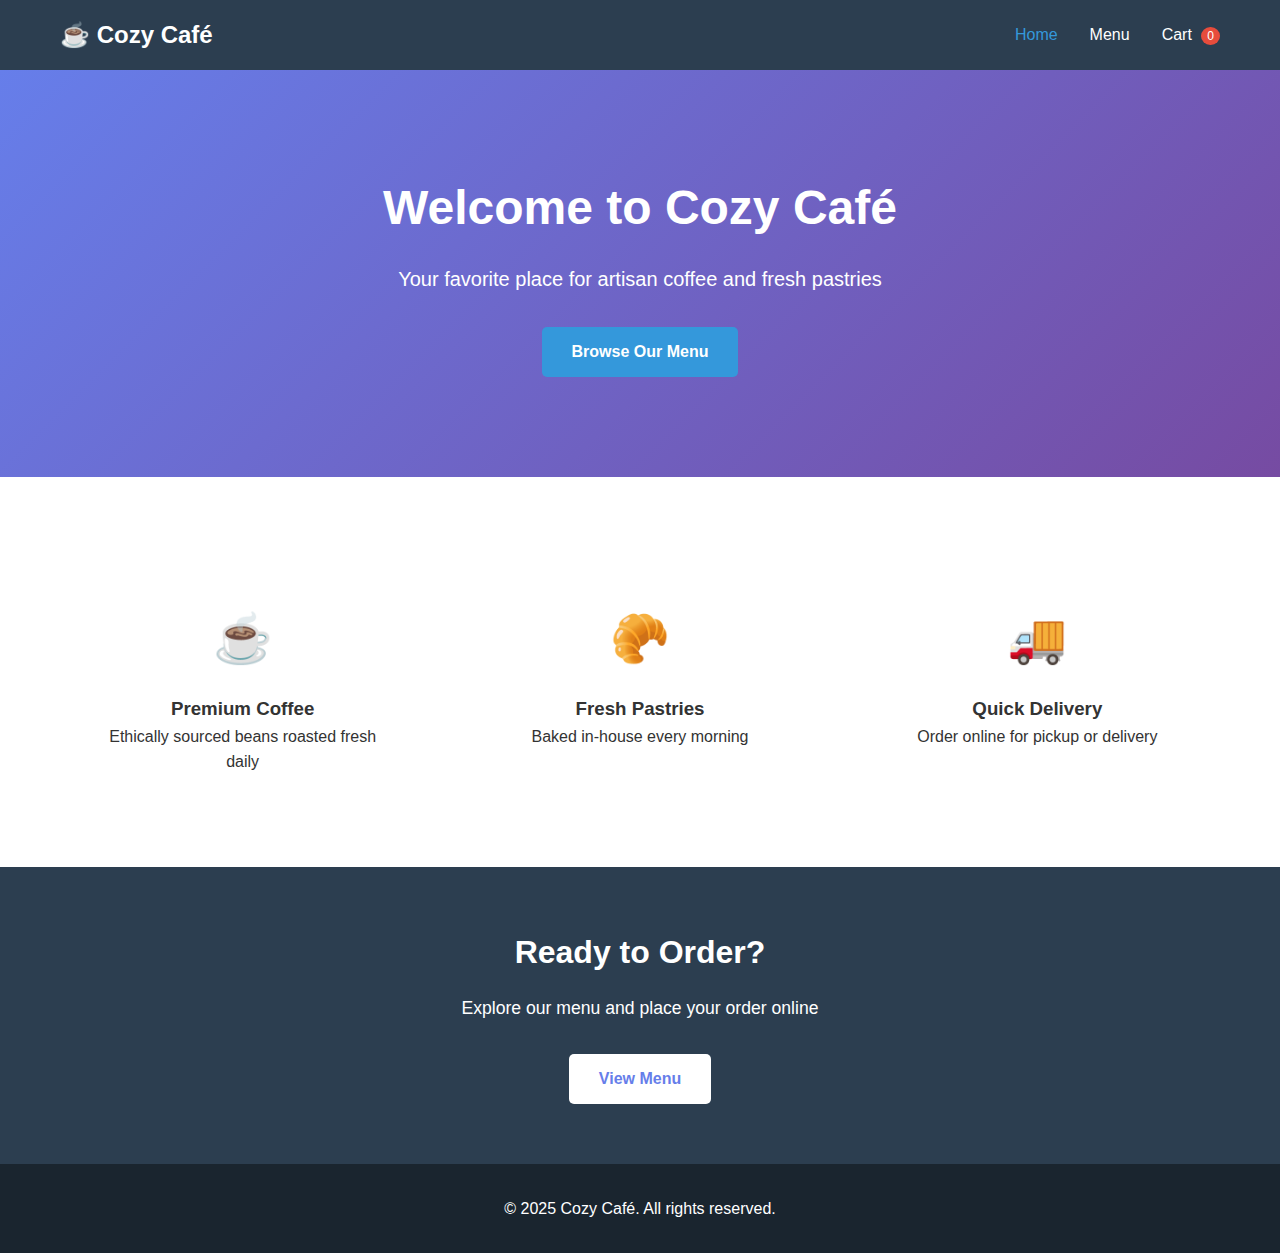
<file: CafePublicHtml/index.html>
<!DOCTYPE html>
<html lang="en">
<head>
    <meta charset="UTF-8">
    <meta name="viewport" content="width=device-width, initial-scale=1.0">
    <title>Cozy Café - Welcome</title>
    <link rel="stylesheet" href="css/styles.css">
</head>
<body>
    <nav class="navbar">
        <div class="container">
            <div class="nav-brand">
                <h1>☕ Cozy Café</h1>
            </div>
            <ul class="nav-menu">
                <li><a href="index.html" class="active">Home</a></li>
                <li><a href="products.html">Menu</a></li>
                <li><a href="cart.html">Cart <span id="cart-count" class="cart-badge">0</span></a></li>
            </ul>
        </div>
    </nav>

    <header class="hero">
        <div class="hero-content">
            <h2>Welcome to Cozy Café</h2>
            <p>Your favorite place for artisan coffee and fresh pastries</p>
            <a href="products.html" class="btn btn-primary">Browse Our Menu</a>
        </div>
    </header>

    <section class="features">
        <div class="container">
            <div class="feature-grid">
                <div class="feature-card">
                    <div class="feature-icon">☕</div>
                    <h3>Premium Coffee</h3>
                    <p>Ethically sourced beans roasted fresh daily</p>
                </div>
                <div class="feature-card">
                    <div class="feature-icon">🥐</div>
                    <h3>Fresh Pastries</h3>
                    <p>Baked in-house every morning</p>
                </div>
                <div class="feature-card">
                    <div class="feature-icon">🚚</div>
                    <h3>Quick Delivery</h3>
                    <p>Order online for pickup or delivery</p>
                </div>
            </div>
        </div>
    </section>

    <section class="cta">
        <div class="container">
            <h2>Ready to Order?</h2>
            <p>Explore our menu and place your order online</p>
            <a href="products.html" class="btn btn-secondary">View Menu</a>
        </div>
    </section>

    <footer class="footer">
        <div class="container">
            <p>&copy; 2025 Cozy Café. All rights reserved.</p>
        </div>
    </footer>

    <script src="js/api.js"></script>
    <script>
        // Update cart count on page load
        const cart = JSON.parse(localStorage.getItem('cart')) || [];
        const cartCount = cart.reduce((total, item) => total + item.quantity, 0);
        document.getElementById('cart-count').textContent = cartCount;
    </script>
</body>
</html>
</file>
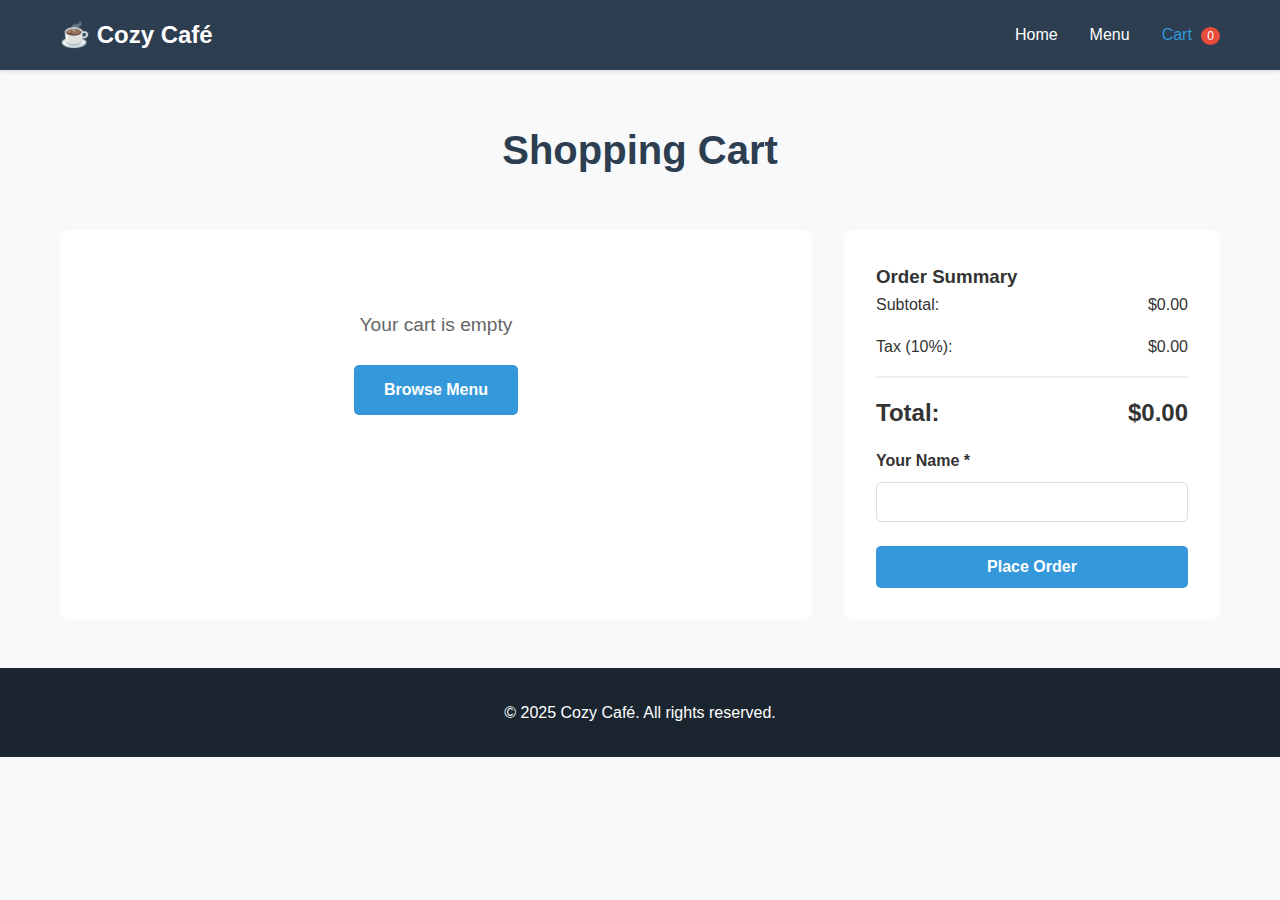
<file: CafePublicHtml/cart.html>
<!DOCTYPE html>
<html lang="en">
<head>
    <meta charset="UTF-8">
    <meta name="viewport" content="width=device-width, initial-scale=1.0">
    <title>Cozy Café - Shopping Cart</title>
    <link rel="stylesheet" href="css/styles.css">
</head>
<body>
    <nav class="navbar">
        <div class="container">
            <div class="nav-brand">
                <h1>☕ Cozy Café</h1>
            </div>
            <ul class="nav-menu">
                <li><a href="index.html">Home</a></li>
                <li><a href="products.html">Menu</a></li>
                <li><a href="cart.html" class="active">Cart <span id="cart-count" class="cart-badge">0</span></a></li>
            </ul>
        </div>
    </nav>

    <div class="container">
        <h2 class="page-title">Shopping Cart</h2>
        
        <div class="cart-container">
            <div class="cart-items">
                <div id="cart-list"></div>
                <div id="empty-cart" class="empty-state" style="display: none;">
                    <p>Your cart is empty</p>
                    <a href="products.html" class="btn btn-primary">Browse Menu</a>
                </div>
            </div>
            
            <div class="cart-summary">
                <h3>Order Summary</h3>
                <div class="summary-row">
                    <span>Subtotal:</span>
                    <span id="subtotal">$0.00</span>
                </div>
                <div class="summary-row">
                    <span>Tax (10%):</span>
                    <span id="tax">$0.00</span>
                </div>
                <div class="summary-row total">
                    <span>Total:</span>
                    <span id="total">$0.00</span>
                </div>
                
                <form id="checkout-form">
                    <div class="form-group">
                        <label for="customer-name">Your Name *</label>
                        <input type="text" id="customer-name" name="customerName" required>
                    </div>
                    <button type="submit" class="btn btn-primary btn-block">Place Order</button>
                </form>
                
                <div id="order-success" class="success-message" style="display: none;">
                    <p>✓ Order placed successfully!</p>
                    <p>Thank you for your order!</p>
                </div>
                <div id="order-error" class="error-message" style="display: none;">
                    <p>Failed to place order. Please try again.</p>
                </div>
            </div>
        </div>
    </div>

    <footer class="footer">
        <div class="container">
            <p>&copy; 2025 Cozy Café. All rights reserved.</p>
        </div>
    </footer>

    <script src="js/api.js"></script>
    <script src="js/cart.js"></script>
</body>
</html>
</file>
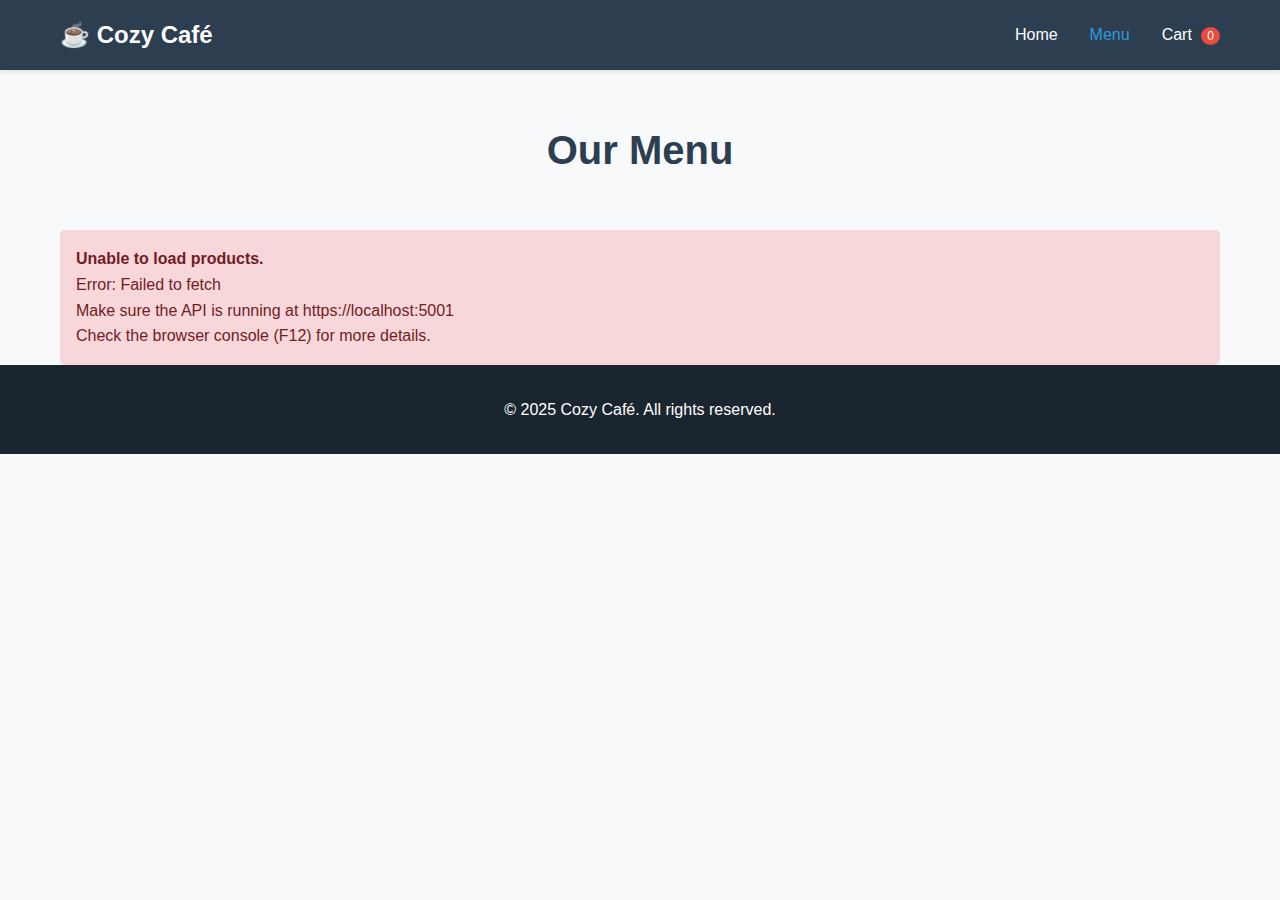
<file: CafePublicHtml/products.html>
<!DOCTYPE html>
<html lang="en">
<head>
    <meta charset="UTF-8">
    <meta name="viewport" content="width=device-width, initial-scale=1.0">
    <title>Cozy Café - Menu</title>
    <link rel="stylesheet" href="css/styles.css">
</head>
<body>
    <nav class="navbar">
        <div class="container">
            <div class="nav-brand">
                <h1>☕ Cozy Café</h1>
            </div>
            <ul class="nav-menu">
                <li><a href="index.html">Home</a></li>
                <li><a href="products.html" class="active">Menu</a></li>
                <li><a href="cart.html">Cart <span id="cart-count" class="cart-badge">0</span></a></li>
            </ul>
        </div>
    </nav>

    <div class="container">
        <h2 class="page-title">Our Menu</h2>
        
        <!-- INTENTIONAL HTML/CSS ISSUES FOR STUDENTS TO FIX:
             The JavaScript works correctly but outputs HTML with bad CSS classes.
             Students need to:
             
             1. CREATE proper CSS in styles.css for .bad-product-card class
                - Currently displays as a single column (should be a grid)
                - Should use .product-grid container and .product-card items
             
             2. FIX the price display in CSS (.bad-product-price)
                - Missing $ symbol (add via CSS ::before pseudo-element)
                - Should format with 2 decimal places
                - Should be styled like .product-price class
             
             3. ADD product images in CSS (.bad-product-card)
                - Create placeholder with CSS background or ::before
                - Should look like .product-image
             
             4. IMPROVE accessibility in HTML structure
                - Add proper semantic HTML elements
                - Add ARIA labels where needed
             
             5. STYLE the buttons properly (.bad-product-actions)
                - Should match .btn and .btn-primary styles
                - Currently unstyled
             
             6. FIX responsive design
                - Should work on mobile devices
                - Add media queries in CSS
        -->
        
        <div id="products-list"></div>
        <div id="error-message"></div>
    </div>

    <footer class="footer">
        <div class="container">
            <p>&copy; 2025 Cozy Café. All rights reserved.</p>
        </div>
    </footer>

    <script src="js/api.js"></script>
    <script src="js/products.js"></script>
</body>
</html>
</file>
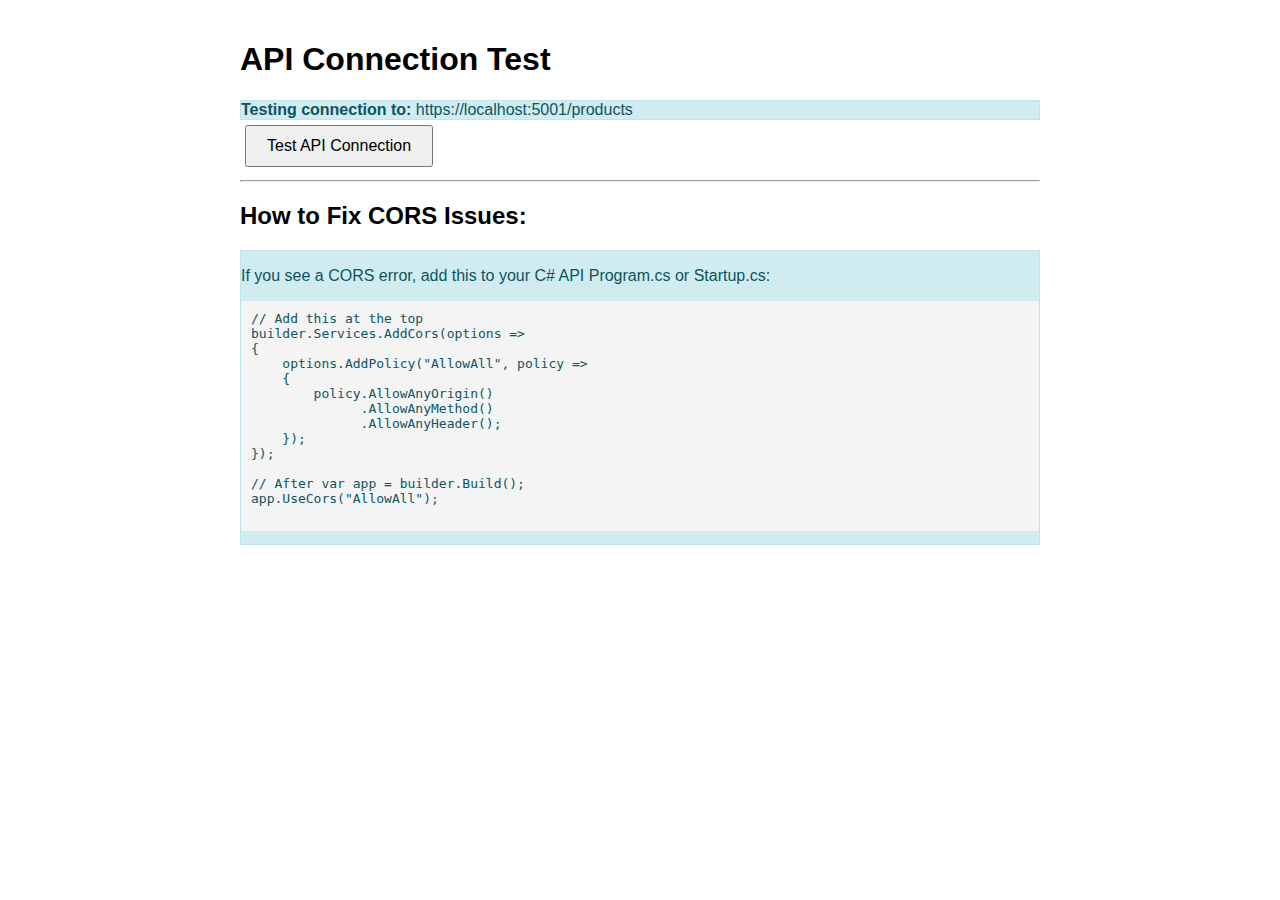
<file: CafePublicHtml/test-api.html>
<!DOCTYPE html>
<html lang="en">
<head>
    <meta charset="UTF-8">
    <meta name="viewport" content="width=device-width, initial-scale=1.0">
    <title>API Connection Test</title>
    <style>
        body { font-family: Arial, sans-serif; padding: 20px; max-width: 800px; margin: 0 auto; }
        .test-result { padding: 15px; margin: 10px 0; border-radius: 5px; }
        .success { background-color: #d4edda; color: #155724; border: 1px solid #c3e6cb; }
        .error { background-color: #f8d7da; color: #721c24; border: 1px solid #f5c6cb; }
        .info { background-color: #d1ecf1; color: #0c5460; border: 1px solid #bee5eb; }
        button { padding: 10px 20px; font-size: 16px; cursor: pointer; margin: 5px; }
        pre { background: #f4f4f4; padding: 10px; overflow-x: auto; }
    </style>
</head>
<body>
    <h1>API Connection Test</h1>
    
    <div class="info">
        <strong>Testing connection to:</strong> https://localhost:5001/products
    </div>
    
    <button onclick="testAPI()">Test API Connection</button>
    
    <div id="results"></div>
    
    <hr>
    
    <h2>How to Fix CORS Issues:</h2>
    <div class="info">
        <p>If you see a CORS error, add this to your C# API Program.cs or Startup.cs:</p>
        <pre>
// Add this at the top
builder.Services.AddCors(options =>
{
    options.AddPolicy("AllowAll", policy =>
    {
        policy.AllowAnyOrigin()
              .AllowAnyMethod()
              .AllowAnyHeader();
    });
});

// After var app = builder.Build();
app.UseCors("AllowAll");
        </pre>
    </div>
    
    <script>
        async function testAPI() {
            const resultsDiv = document.getElementById('results');
            resultsDiv.innerHTML = '<div class="info">Testing HTTPS API...</div>';
            
            try {
                console.log('Attempting to fetch from https://localhost:5001/products');
                const response = await fetch('https://localhost:5001/products');
                console.log('Response status:', response.status);
                
                if (!response.ok) {
                    throw new Error(`HTTP error! status: ${response.status}`);
                }
                
                const data = await response.json();
                console.log('Data received:', data);
                
                resultsDiv.innerHTML = `
                    <div class="success">
                        <strong>✓ SUCCESS!</strong><br>
                        API is working correctly.<br>
                        Received ${data.length} products.
                    </div>
                    <pre>${JSON.stringify(data, null, 2)}</pre>
                `;
            } catch (error) {
                console.error('Error details:', error);
                
                let errorMsg = `
                    <div class="error">
                        <strong>✗ FAILED</strong><br>
                        Error: ${error.message}<br><br>
                `;
                
                if (error.message.includes('Failed to fetch')) {
                    errorMsg += `
                        <strong>Possible causes:</strong><br>
                        1. API is not running on https://localhost:5001<br>
                        2. CORS is blocking the request (most likely)<br>
                        3. SSL certificate issue<br>
                        4. Firewall blocking the connection<br><br>
                        
                        <strong>Solutions:</strong><br>
                        • Make sure your C# API is running<br>
                        • Add CORS configuration (see below)<br>
                        • Try the HTTP test button<br>
                    `;
                }
                
                errorMsg += `</div>`;
                resultsDiv.innerHTML = errorMsg;
            }
        }
        
        async function testAPIHttp() {
            const resultsDiv = document.getElementById('results');
            resultsDiv.innerHTML = '<div class="info">Testing HTTP API...</div>';
            
            try {
                console.log('Attempting to fetch from http://localhost:5001/products');
                const response = await fetch('http://localhost:5001/products');
                console.log('Response status:', response.status);
                
                if (!response.ok) {
                    throw new Error(`HTTP error! status: ${response.status}`);
                }
                
                const data = await response.json();
                console.log('Data received:', data);
                
                resultsDiv.innerHTML = `
                    <div class="success">
                        <strong>✓ SUCCESS with HTTP!</strong><br>
                        API is working on HTTP.<br>
                        Received ${data.length} products.<br><br>
                        <strong>Note:</strong> You should update api.js to use http://localhost:5001 instead of https://localhost:5001
                    </div>
                    <pre>${JSON.stringify(data, null, 2)}</pre>
                `;
            } catch (error) {
                console.error('Error details:', error);
                resultsDiv.innerHTML = `
                    <div class="error">
                        <strong>✗ FAILED</strong><br>
                        Error: ${error.message}<br><br>
                        The API is not responding on HTTP either.<br>
                        Make sure your C# API is running!
                    </div>
                `;
            }
        }
    </script>
</body>
</html>
</file>
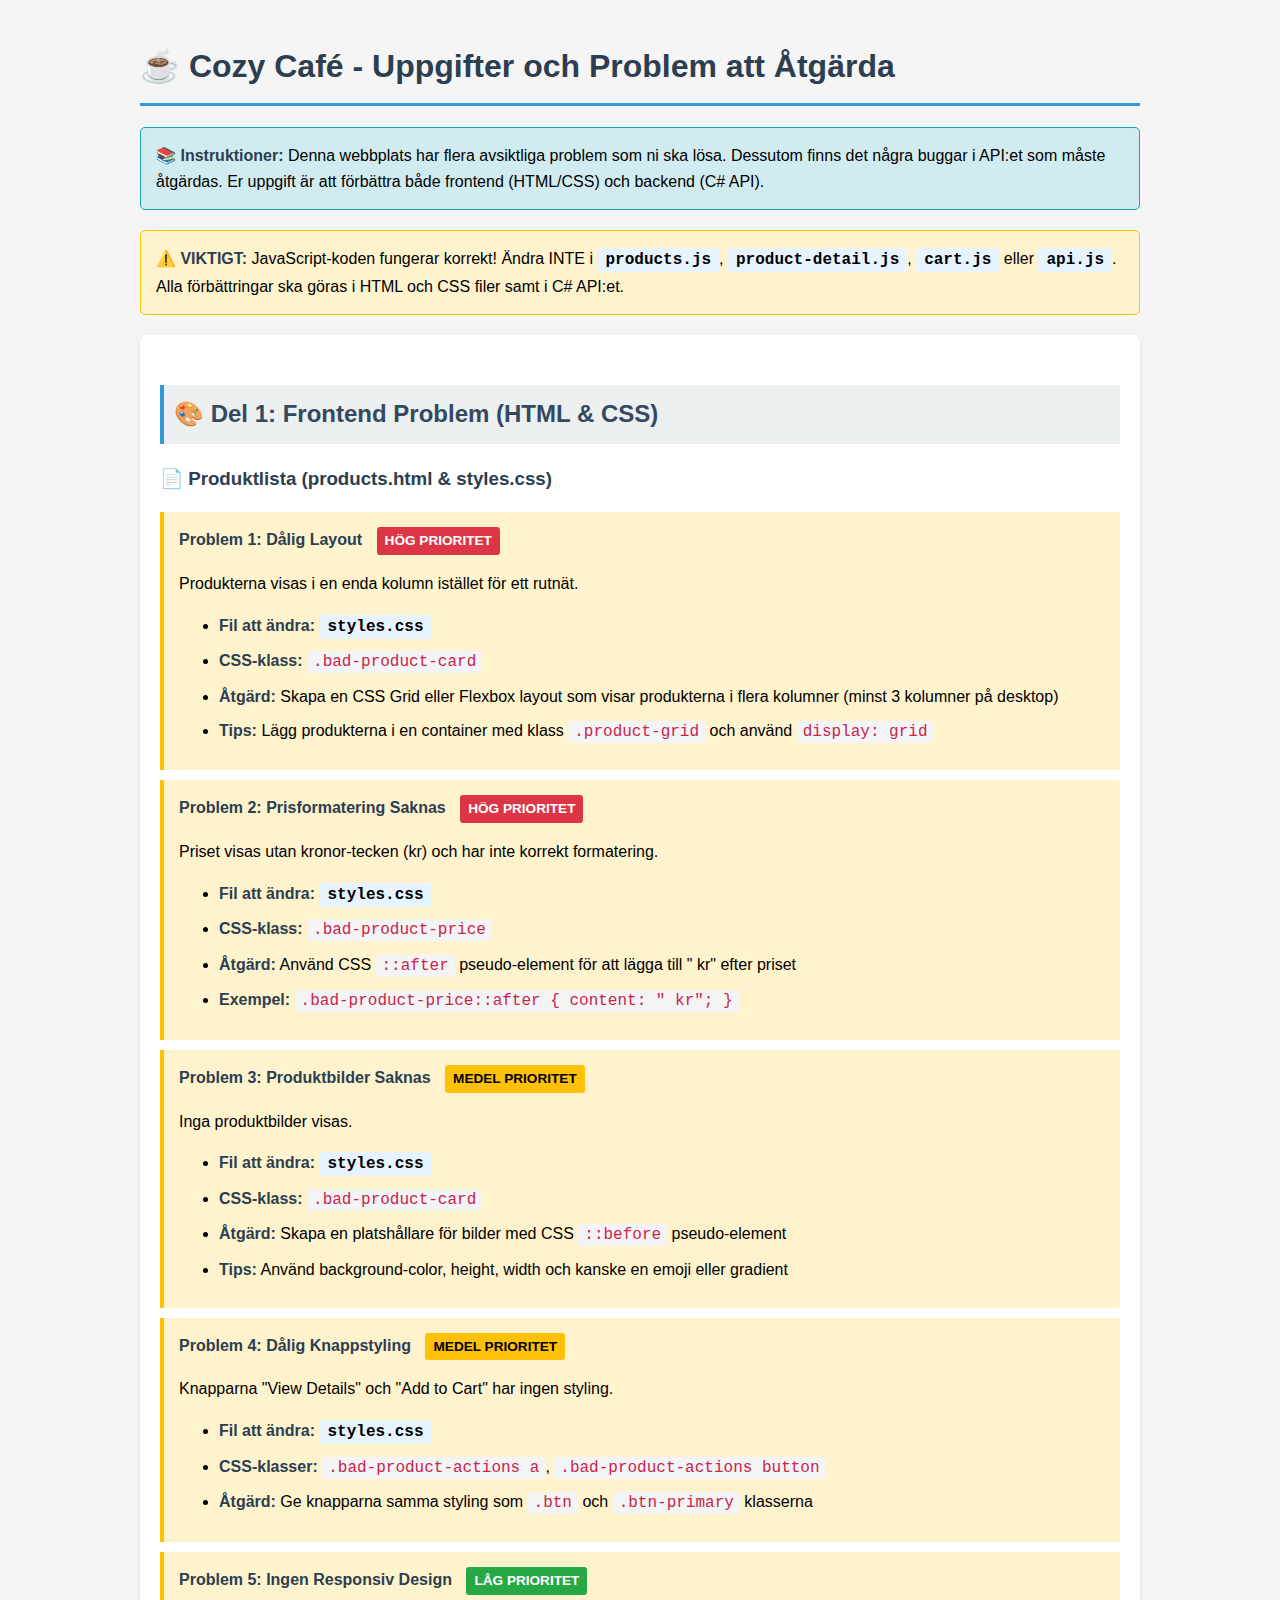
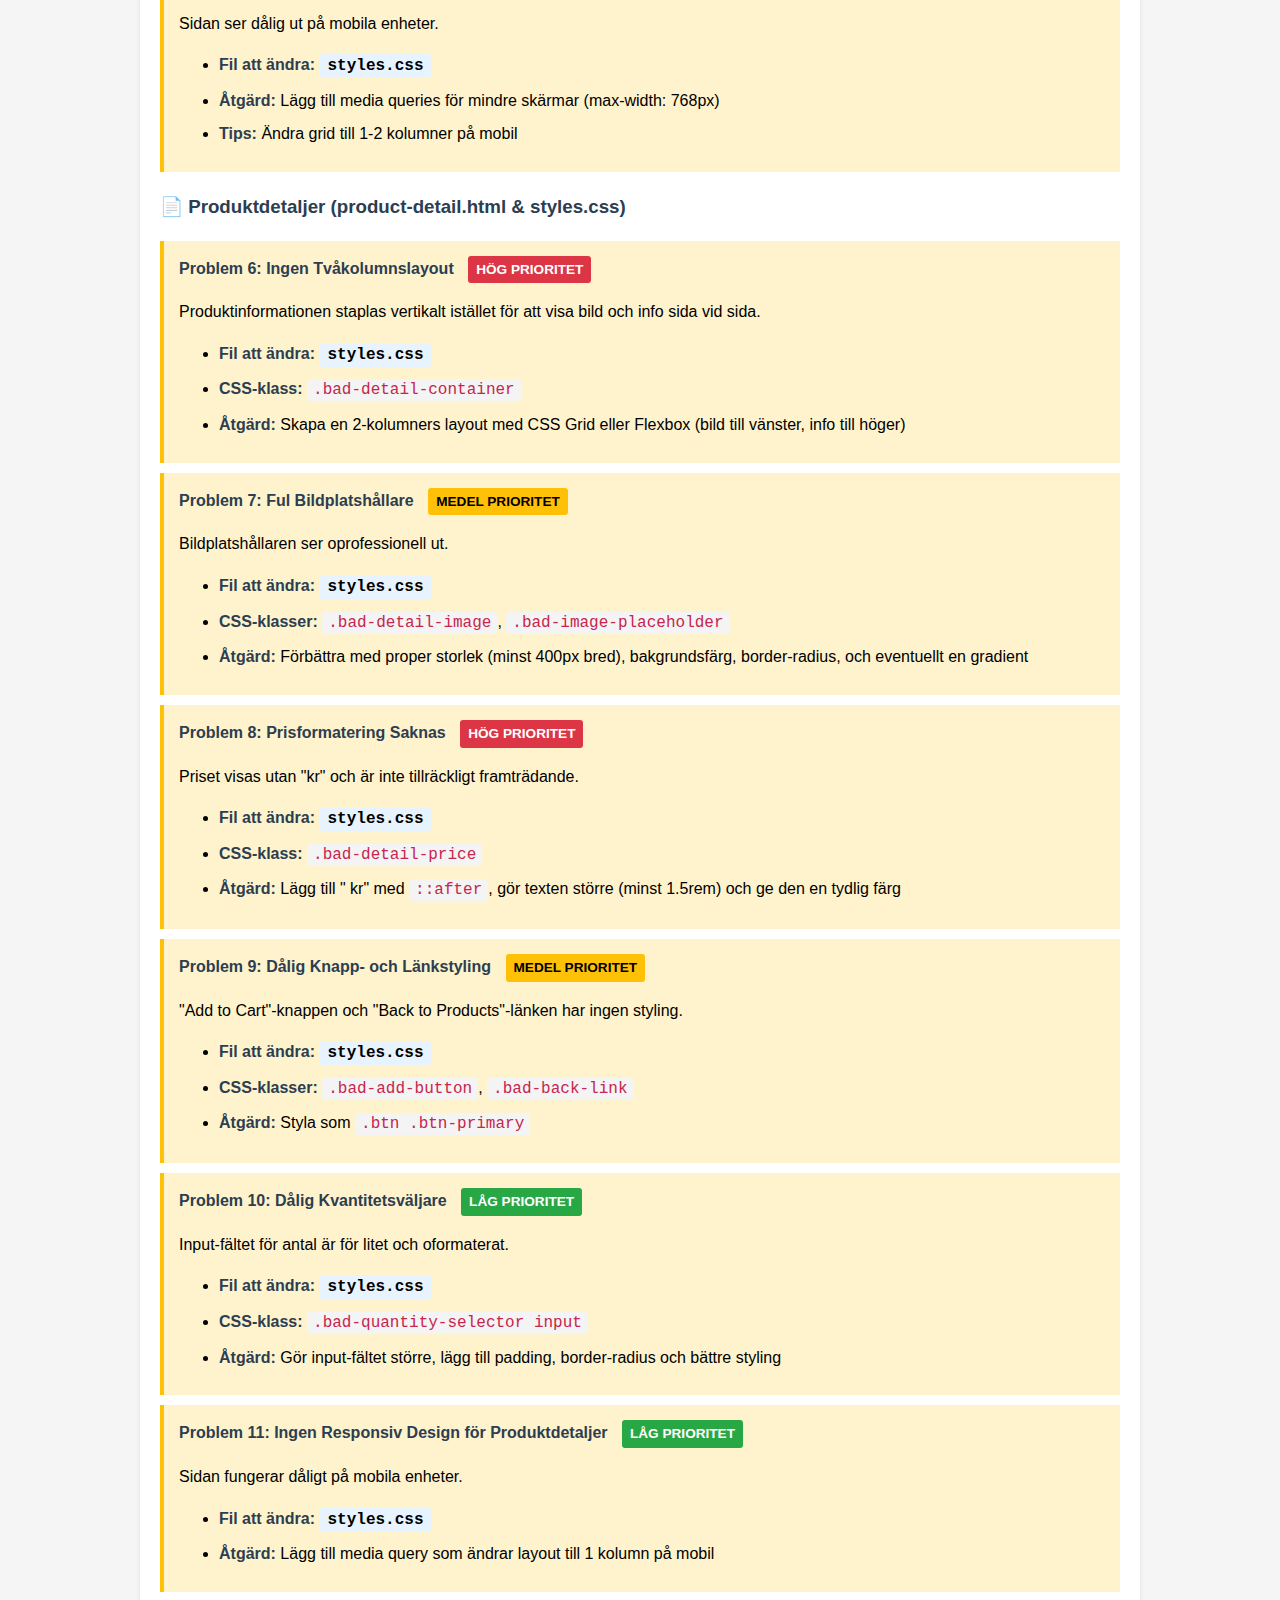
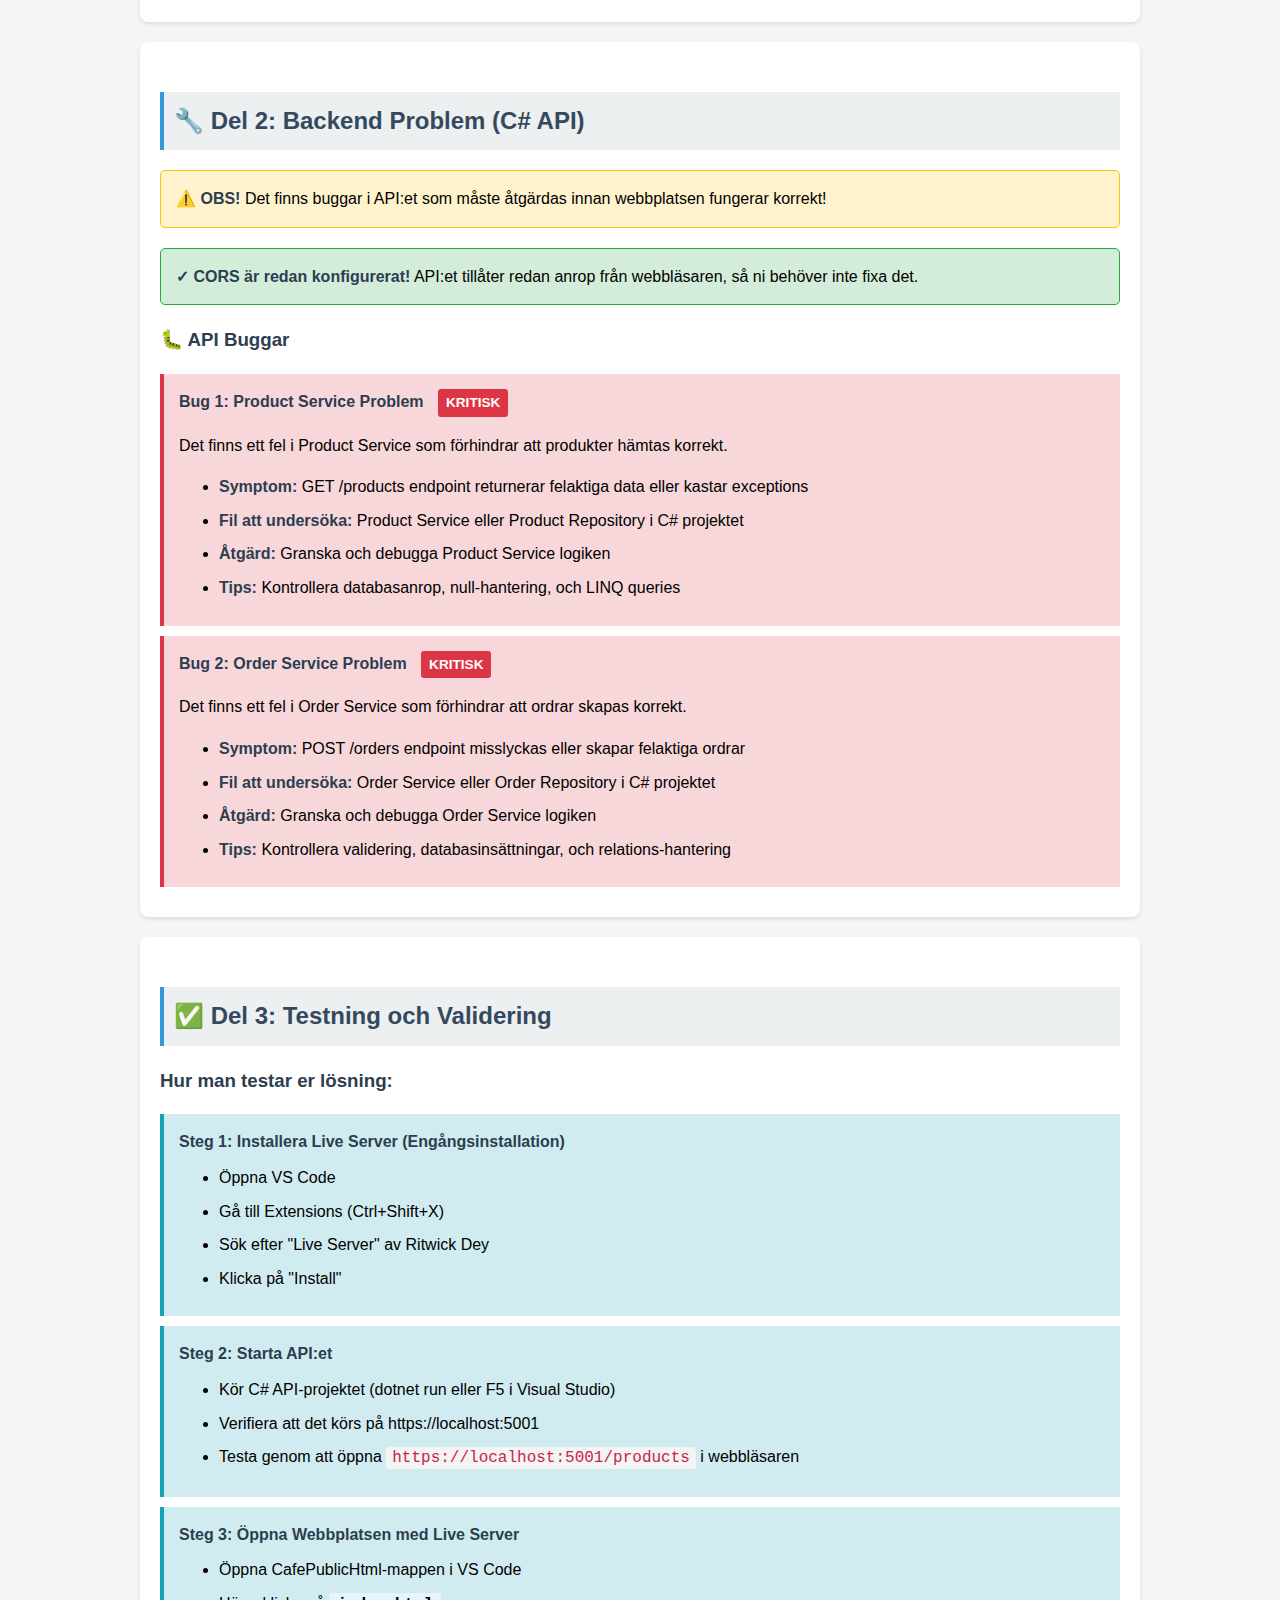
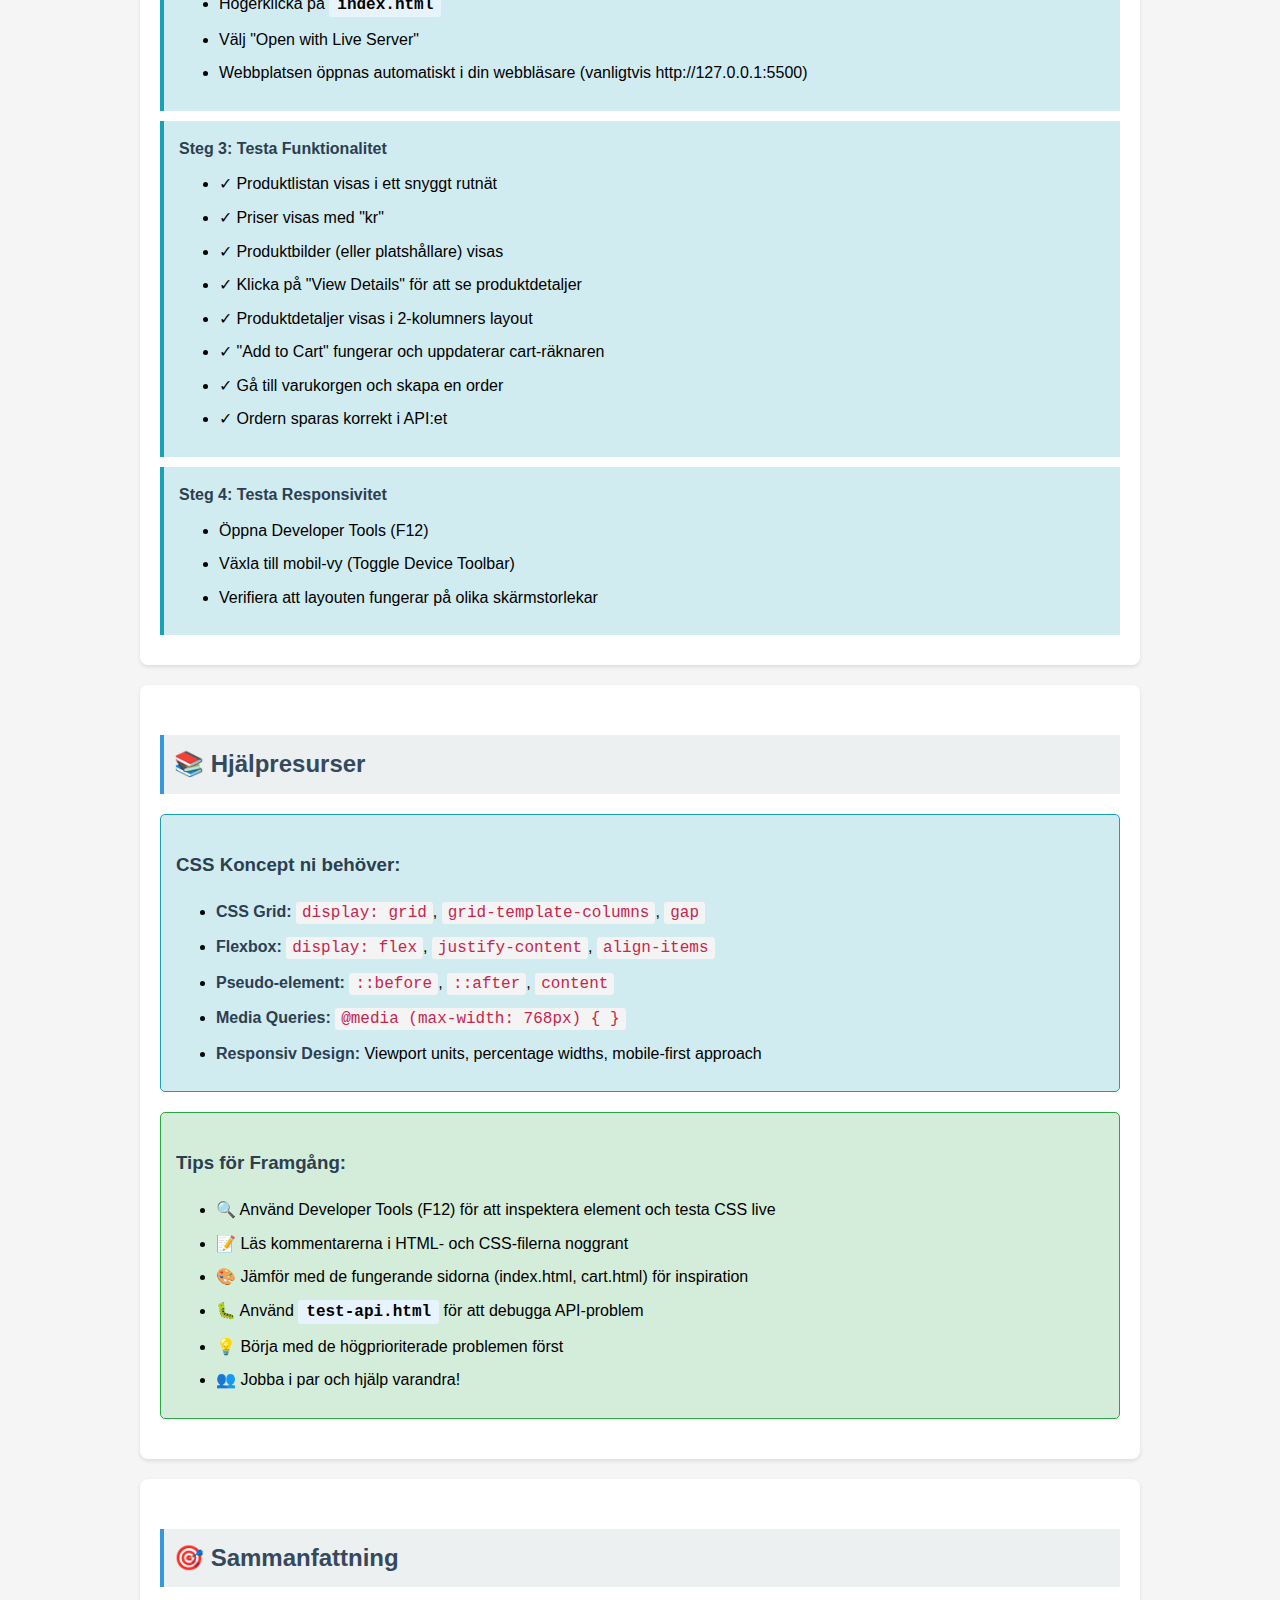
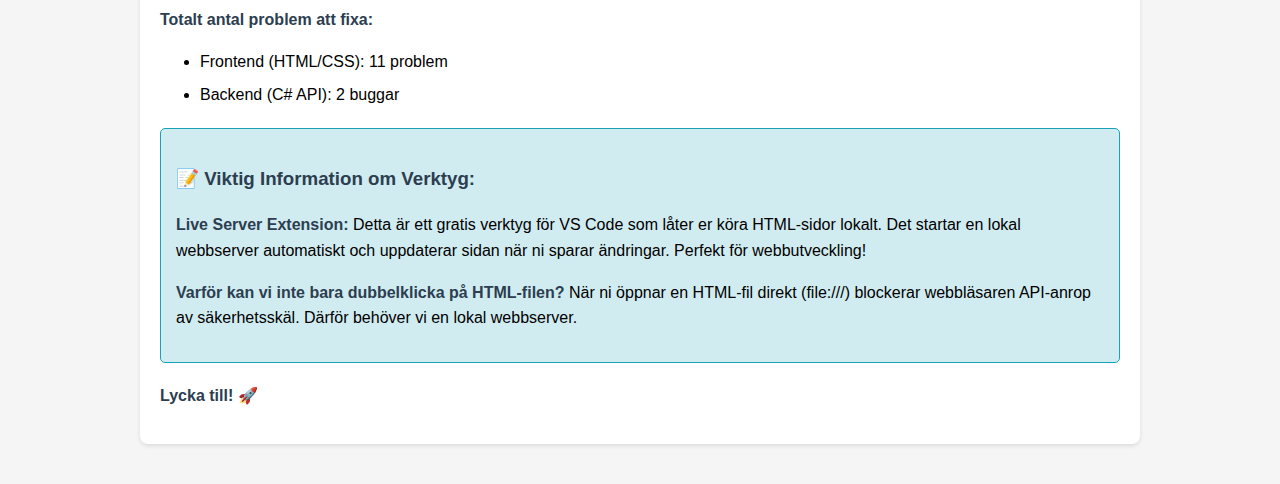
<file: CafePublicHtml/UPPGIFTER.html>
<!DOCTYPE html>
<html lang="sv">
<head>
    <meta charset="UTF-8">
    <meta name="viewport" content="width=device-width, initial-scale=1.0">
    <title>Uppgifter - Cozy Café Webbplats</title>
    <style>
        body {
            font-family: 'Segoe UI', Tahoma, Geneva, Verdana, sans-serif;
            line-height: 1.6;
            max-width: 1000px;
            margin: 0 auto;
            padding: 20px;
            background-color: #f5f5f5;
        }
        h1 {
            color: #2c3e50;
            border-bottom: 3px solid #3498db;
            padding-bottom: 10px;
        }
        h2 {
            color: #34495e;
            margin-top: 30px;
            background-color: #ecf0f1;
            padding: 10px;
            border-left: 4px solid #3498db;
        }
        h3 {
            color: #2c3e50;
            margin-top: 20px;
        }
        .section {
            background-color: white;
            padding: 20px;
            margin: 20px 0;
            border-radius: 8px;
            box-shadow: 0 2px 4px rgba(0,0,0,0.1);
        }
        .problem {
            background-color: #fff3cd;
            border-left: 4px solid #ffc107;
            padding: 15px;
            margin: 10px 0;
        }
        .bug {
            background-color: #f8d7da;
            border-left: 4px solid #dc3545;
            padding: 15px;
            margin: 10px 0;
        }
        .task {
            background-color: #d1ecf1;
            border-left: 4px solid #17a2b8;
            padding: 15px;
            margin: 10px 0;
        }
        .file {
            background-color: #e7f3ff;
            padding: 3px 8px;
            border-radius: 3px;
            font-family: 'Courier New', monospace;
            font-weight: bold;
        }
        .code {
            background-color: #f4f4f4;
            padding: 2px 6px;
            border-radius: 3px;
            font-family: 'Courier New', monospace;
            color: #c7254e;
        }
        ul {
            margin: 10px 0;
        }
        li {
            margin: 8px 0;
        }
        .warning {
            background-color: #fff3cd;
            border: 1px solid #ffc107;
            padding: 15px;
            border-radius: 5px;
            margin: 20px 0;
        }
        .info {
            background-color: #d1ecf1;
            border: 1px solid #17a2b8;
            padding: 15px;
            border-radius: 5px;
            margin: 20px 0;
        }
        .success {
            background-color: #d4edda;
            border: 1px solid #28a745;
            padding: 15px;
            border-radius: 5px;
            margin: 20px 0;
        }
        strong {
            color: #2c3e50;
        }
        .priority {
            display: inline-block;
            padding: 3px 8px;
            border-radius: 3px;
            font-size: 0.85em;
            font-weight: bold;
            margin-left: 10px;
        }
        .priority-high {
            background-color: #dc3545;
            color: white;
        }
        .priority-medium {
            background-color: #ffc107;
            color: #000;
        }
        .priority-low {
            background-color: #28a745;
            color: white;
        }
    </style>
</head>
<body>
    <h1>☕ Cozy Café - Uppgifter och Problem att Åtgärda</h1>
    
    <div class="info">
        <strong>📚 Instruktioner:</strong> Denna webbplats har flera avsiktliga problem som ni ska lösa. 
        Dessutom finns det några buggar i API:et som måste åtgärdas. Er uppgift är att förbättra både 
        frontend (HTML/CSS) och backend (C# API).
    </div>

    <div class="warning">
        <strong>⚠️ VIKTIGT:</strong> JavaScript-koden fungerar korrekt! Ändra INTE i <span class="file">products.js</span>, 
        <span class="file">product-detail.js</span>, <span class="file">cart.js</span> eller <span class="file">api.js</span>. 
        Alla förbättringar ska göras i HTML och CSS filer samt i C# API:et.
    </div>

    <!-- ==================== FRONTEND PROBLEM ==================== -->
    
    <div class="section">
        <h2>🎨 Del 1: Frontend Problem (HTML & CSS)</h2>
        
        <h3>📄 Produktlista (products.html & styles.css)</h3>
        
        <div class="problem">
            <strong>Problem 1: Dålig Layout</strong>
            <span class="priority priority-high">HÖG PRIORITET</span>
            <p>Produkterna visas i en enda kolumn istället för ett rutnät.</p>
            <ul>
                <li><strong>Fil att ändra:</strong> <span class="file">styles.css</span></li>
                <li><strong>CSS-klass:</strong> <span class="code">.bad-product-card</span></li>
                <li><strong>Åtgärd:</strong> Skapa en CSS Grid eller Flexbox layout som visar produkterna i flera kolumner (minst 3 kolumner på desktop)</li>
                <li><strong>Tips:</strong> Lägg produkterna i en container med klass <span class="code">.product-grid</span> och använd <span class="code">display: grid</span></li>
            </ul>
        </div>

        <div class="problem">
            <strong>Problem 2: Prisformatering Saknas</strong>
            <span class="priority priority-high">HÖG PRIORITET</span>
            <p>Priset visas utan kronor-tecken (kr) och har inte korrekt formatering.</p>
            <ul>
                <li><strong>Fil att ändra:</strong> <span class="file">styles.css</span></li>
                <li><strong>CSS-klass:</strong> <span class="code">.bad-product-price</span></li>
                <li><strong>Åtgärd:</strong> Använd CSS <span class="code">::after</span> pseudo-element för att lägga till " kr" efter priset</li>
                <li><strong>Exempel:</strong> <span class="code">.bad-product-price::after { content: " kr"; }</span></li>
            </ul>
        </div>

        <div class="problem">
            <strong>Problem 3: Produktbilder Saknas</strong>
            <span class="priority priority-medium">MEDEL PRIORITET</span>
            <p>Inga produktbilder visas.</p>
            <ul>
                <li><strong>Fil att ändra:</strong> <span class="file">styles.css</span></li>
                <li><strong>CSS-klass:</strong> <span class="code">.bad-product-card</span></li>
                <li><strong>Åtgärd:</strong> Skapa en platshållare för bilder med CSS <span class="code">::before</span> pseudo-element</li>
                <li><strong>Tips:</strong> Använd background-color, height, width och kanske en emoji eller gradient</li>
            </ul>
        </div>

        <div class="problem">
            <strong>Problem 4: Dålig Knappstyling</strong>
            <span class="priority priority-medium">MEDEL PRIORITET</span>
            <p>Knapparna "View Details" och "Add to Cart" har ingen styling.</p>
            <ul>
                <li><strong>Fil att ändra:</strong> <span class="file">styles.css</span></li>
                <li><strong>CSS-klasser:</strong> <span class="code">.bad-product-actions a</span>, <span class="code">.bad-product-actions button</span></li>
                <li><strong>Åtgärd:</strong> Ge knapparna samma styling som <span class="code">.btn</span> och <span class="code">.btn-primary</span> klasserna</li>
            </ul>
        </div>

        <div class="problem">
            <strong>Problem 5: Ingen Responsiv Design</strong>
            <span class="priority priority-low">LÅG PRIORITET</span>
            <p>Sidan ser dålig ut på mobila enheter.</p>
            <ul>
                <li><strong>Fil att ändra:</strong> <span class="file">styles.css</span></li>
                <li><strong>Åtgärd:</strong> Lägg till media queries för mindre skärmar (max-width: 768px)</li>
                <li><strong>Tips:</strong> Ändra grid till 1-2 kolumner på mobil</li>
            </ul>
        </div>

        <h3>📄 Produktdetaljer (product-detail.html & styles.css)</h3>

        <div class="problem">
            <strong>Problem 6: Ingen Tvåkolumnslayout</strong>
            <span class="priority priority-high">HÖG PRIORITET</span>
            <p>Produktinformationen staplas vertikalt istället för att visa bild och info sida vid sida.</p>
            <ul>
                <li><strong>Fil att ändra:</strong> <span class="file">styles.css</span></li>
                <li><strong>CSS-klass:</strong> <span class="code">.bad-detail-container</span></li>
                <li><strong>Åtgärd:</strong> Skapa en 2-kolumners layout med CSS Grid eller Flexbox (bild till vänster, info till höger)</li>
            </ul>
        </div>

        <div class="problem">
            <strong>Problem 7: Ful Bildplatshållare</strong>
            <span class="priority priority-medium">MEDEL PRIORITET</span>
            <p>Bildplatshållaren ser oprofessionell ut.</p>
            <ul>
                <li><strong>Fil att ändra:</strong> <span class="file">styles.css</span></li>
                <li><strong>CSS-klasser:</strong> <span class="code">.bad-detail-image</span>, <span class="code">.bad-image-placeholder</span></li>
                <li><strong>Åtgärd:</strong> Förbättra med proper storlek (minst 400px bred), bakgrundsfärg, border-radius, och eventuellt en gradient</li>
            </ul>
        </div>

        <div class="problem">
            <strong>Problem 8: Prisformatering Saknas</strong>
            <span class="priority priority-high">HÖG PRIORITET</span>
            <p>Priset visas utan "kr" och är inte tillräckligt framträdande.</p>
            <ul>
                <li><strong>Fil att ändra:</strong> <span class="file">styles.css</span></li>
                <li><strong>CSS-klass:</strong> <span class="code">.bad-detail-price</span></li>
                <li><strong>Åtgärd:</strong> Lägg till " kr" med <span class="code">::after</span>, gör texten större (minst 1.5rem) och ge den en tydlig färg</li>
            </ul>
        </div>

        <div class="problem">
            <strong>Problem 9: Dålig Knapp- och Länkstyling</strong>
            <span class="priority priority-medium">MEDEL PRIORITET</span>
            <p>"Add to Cart"-knappen och "Back to Products"-länken har ingen styling.</p>
            <ul>
                <li><strong>Fil att ändra:</strong> <span class="file">styles.css</span></li>
                <li><strong>CSS-klasser:</strong> <span class="code">.bad-add-button</span>, <span class="code">.bad-back-link</span></li>
                <li><strong>Åtgärd:</strong> Styla som <span class="code">.btn .btn-primary</span></li>
            </ul>
        </div>

        <div class="problem">
            <strong>Problem 10: Dålig Kvantitetsväljare</strong>
            <span class="priority priority-low">LÅG PRIORITET</span>
            <p>Input-fältet för antal är för litet och oformaterat.</p>
            <ul>
                <li><strong>Fil att ändra:</strong> <span class="file">styles.css</span></li>
                <li><strong>CSS-klass:</strong> <span class="code">.bad-quantity-selector input</span></li>
                <li><strong>Åtgärd:</strong> Gör input-fältet större, lägg till padding, border-radius och bättre styling</li>
            </ul>
        </div>

        <div class="problem">
            <strong>Problem 11: Ingen Responsiv Design för Produktdetaljer</strong>
            <span class="priority priority-low">LÅG PRIORITET</span>
            <p>Sidan fungerar dåligt på mobila enheter.</p>
            <ul>
                <li><strong>Fil att ändra:</strong> <span class="file">styles.css</span></li>
                <li><strong>Åtgärd:</strong> Lägg till media query som ändrar layout till 1 kolumn på mobil</li>
            </ul>
        </div>
    </div>

    <!-- ==================== BACKEND PROBLEM ==================== -->

    <div class="section">
        <h2>🔧 Del 2: Backend Problem (C# API)</h2>
        
        <div class="warning">
            <strong>⚠️ OBS!</strong> Det finns buggar i API:et som måste åtgärdas innan webbplatsen fungerar korrekt!
        </div>

        <div class="success">
            <strong>✓ CORS är redan konfigurerat!</strong> API:et tillåter redan anrop från webbläsaren, så ni behöver inte fixa det.
        </div>

        <h3>🐛 API Buggar</h3>

        <div class="bug">
            <strong>Bug 1: Product Service Problem</strong>
            <span class="priority priority-high">KRITISK</span>
            <p>Det finns ett fel i Product Service som förhindrar att produkter hämtas korrekt.</p>
            <ul>
                <li><strong>Symptom:</strong> GET /products endpoint returnerar felaktiga data eller kastar exceptions</li>
                <li><strong>Fil att undersöka:</strong> Product Service eller Product Repository i C# projektet</li>
                <li><strong>Åtgärd:</strong> Granska och debugga Product Service logiken</li>
                <li><strong>Tips:</strong> Kontrollera databasanrop, null-hantering, och LINQ queries</li>
            </ul>
        </div>

        <div class="bug">
            <strong>Bug 2: Order Service Problem</strong>
            <span class="priority priority-high">KRITISK</span>
            <p>Det finns ett fel i Order Service som förhindrar att ordrar skapas korrekt.</p>
            <ul>
                <li><strong>Symptom:</strong> POST /orders endpoint misslyckas eller skapar felaktiga ordrar</li>
                <li><strong>Fil att undersöka:</strong> Order Service eller Order Repository i C# projektet</li>
                <li><strong>Åtgärd:</strong> Granska och debugga Order Service logiken</li>
                <li><strong>Tips:</strong> Kontrollera validering, databasinsättningar, och relations-hantering</li>
            </ul>
        </div>
    </div>

    <!-- ==================== TESTNING ==================== -->

    <div class="section">
        <h2>✅ Del 3: Testning och Validering</h2>
        
        <h3>Hur man testar er lösning:</h3>
        
        <div class="task">
            <strong>Steg 1: Installera Live Server (Engångsinstallation)</strong>
            <ul>
                <li>Öppna VS Code</li>
                <li>Gå till Extensions (Ctrl+Shift+X)</li>
                <li>Sök efter "Live Server" av Ritwick Dey</li>
                <li>Klicka på "Install"</li>
            </ul>
        </div>

        <div class="task">
            <strong>Steg 2: Starta API:et</strong>
            <ul>
                <li>Kör C# API-projektet (dotnet run eller F5 i Visual Studio)</li>
                <li>Verifiera att det körs på https://localhost:5001</li>
                <li>Testa genom att öppna <span class="code">https://localhost:5001/products</span> i webbläsaren</li>
            </ul>
        </div>

        <div class="task">
            <strong>Steg 3: Öppna Webbplatsen med Live Server</strong>
            <ul>
                <li>Öppna CafePublicHtml-mappen i VS Code</li>
                <li>Högerklicka på <span class="file">index.html</span></li>
                <li>Välj "Open with Live Server"</li>
                <li>Webbplatsen öppnas automatiskt i din webbläsare (vanligtvis http://127.0.0.1:5500)</li>
            </ul>
        </div>

        <div class="task">
            <strong>Steg 3: Testa Funktionalitet</strong>
            <ul>
                <li>✓ Produktlistan visas i ett snyggt rutnät</li>
                <li>✓ Priser visas med "kr"</li>
                <li>✓ Produktbilder (eller platshållare) visas</li>
                <li>✓ Klicka på "View Details" för att se produktdetaljer</li>
                <li>✓ Produktdetaljer visas i 2-kolumners layout</li>
                <li>✓ "Add to Cart" fungerar och uppdaterar cart-räknaren</li>
                <li>✓ Gå till varukorgen och skapa en order</li>
                <li>✓ Ordern sparas korrekt i API:et</li>
            </ul>
        </div>

        <div class="task">
            <strong>Steg 4: Testa Responsivitet</strong>
            <ul>
                <li>Öppna Developer Tools (F12)</li>
                <li>Växla till mobil-vy (Toggle Device Toolbar)</li>
                <li>Verifiera att layouten fungerar på olika skärmstorlekar</li>
            </ul>
        </div>
    </div>

    <!-- ==================== HJÄLPRESURSER ==================== -->

    <div class="section">
        <h2>📚 Hjälpresurser</h2>
        
        <div class="info">
            <h3>CSS Koncept ni behöver:</h3>
            <ul>
                <li><strong>CSS Grid:</strong> <span class="code">display: grid</span>, <span class="code">grid-template-columns</span>, <span class="code">gap</span></li>
                <li><strong>Flexbox:</strong> <span class="code">display: flex</span>, <span class="code">justify-content</span>, <span class="code">align-items</span></li>
                <li><strong>Pseudo-element:</strong> <span class="code">::before</span>, <span class="code">::after</span>, <span class="code">content</span></li>
                <li><strong>Media Queries:</strong> <span class="code">@media (max-width: 768px) { }</span></li>
                <li><strong>Responsiv Design:</strong> Viewport units, percentage widths, mobile-first approach</li>
            </ul>
        </div>

        <div class="success">
            <h3>Tips för Framgång:</h3>
            <ul>
                <li>🔍 Använd Developer Tools (F12) för att inspektera element och testa CSS live</li>
                <li>📝 Läs kommentarerna i HTML- och CSS-filerna noggrant</li>
                <li>🎨 Jämför med de fungerande sidorna (index.html, cart.html) för inspiration</li>
                <li>🐛 Använd <span class="file">test-api.html</span> för att debugga API-problem</li>
                <li>💡 Börja med de högprioriterade problemen först</li>
                <li>👥 Jobba i par och hjälp varandra!</li>
            </ul>
        </div>
    </div>

    <div class="section">
        <h2>🎯 Sammanfattning</h2>
        <p><strong>Totalt antal problem att fixa:</strong></p>
        <ul>
            <li>Frontend (HTML/CSS): 11 problem</li>
            <li>Backend (C# API): 2 buggar</li>
        </ul>
        
        <div class="info" style="margin-top: 20px;">
            <h3>📝 Viktig Information om Verktyg:</h3>
            <p><strong>Live Server Extension:</strong> Detta är ett gratis verktyg för VS Code som låter er köra HTML-sidor lokalt. Det startar en lokal webbserver automatiskt och uppdaterar sidan när ni sparar ändringar. Perfekt för webbutveckling!</p>
            <p><strong>Varför kan vi inte bara dubbelklicka på HTML-filen?</strong> När ni öppnar en HTML-fil direkt (file:///) blockerar webbläsaren API-anrop av säkerhetsskäl. Därför behöver vi en lokal webbserver.</p>
        </div>
        
        <p style="margin-top: 20px;"><strong>Lycka till!</strong> 🚀</p>
    </div>

</body>
</html>
</file>
<file: CafePublicHtml/css/styles.css>
/* Reset and Base Styles */
* {
    margin: 0;
    padding: 0;
    box-sizing: border-box;
}

body {
    font-family: 'Segoe UI', Tahoma, Geneva, Verdana, sans-serif;
    line-height: 1.6;
    color: #333;
    background-color: #f8f9fa;
}

.container {
    max-width: 1200px;
    margin: 0 auto;
    padding: 0 20px;
}

/* Navigation */
.navbar {
    background-color: #2c3e50;
    color: white;
    padding: 1rem 0;
    box-shadow: 0 2px 4px rgba(0,0,0,0.1);
}

.navbar .container {
    display: flex;
    justify-content: space-between;
    align-items: center;
}

.nav-brand h1 {
    font-size: 1.5rem;
}

.nav-menu {
    display: flex;
    list-style: none;
    gap: 2rem;
}

.nav-menu a {
    color: white;
    text-decoration: none;
    font-weight: 500;
    transition: color 0.3s;
    position: relative;
}

.nav-menu a:hover,
.nav-menu a.active {
    color: #3498db;
}

.cart-badge {
    background-color: #e74c3c;
    color: white;
    border-radius: 50%;
    padding: 2px 6px;
    font-size: 0.75rem;
    margin-left: 5px;
}

/* Hero Section */
.hero {
    background: linear-gradient(135deg, #667eea 0%, #764ba2 100%);
    color: white;
    padding: 100px 20px;
    text-align: center;
}

.hero-content h2 {
    font-size: 3rem;
    margin-bottom: 1rem;
}

.hero-content p {
    font-size: 1.25rem;
    margin-bottom: 2rem;
}

/* Buttons */
.btn {
    display: inline-block;
    padding: 12px 30px;
    border-radius: 5px;
    text-decoration: none;
    font-weight: 600;
    transition: all 0.3s;
    border: none;
    cursor: pointer;
    font-size: 1rem;
}

.btn-primary {
    background-color: #3498db;
    color: white;
}

.btn-primary:hover {
    background-color: #2980b9;
    transform: translateY(-2px);
}

.btn-secondary {
    background-color: white;
    color: #667eea;
}

.btn-secondary:hover {
    background-color: #f8f9fa;
}

.btn-block {
    display: block;
    width: 100%;
}

/* Features Section */
.features {
    padding: 60px 20px;
    background-color: white;
}

.feature-grid {
    display: grid;
    grid-template-columns: repeat(auto-fit, minmax(250px, 1fr));
    gap: 2rem;
    margin-top: 2rem;
}

.feature-card {
    text-align: center;
    padding: 2rem;
    border-radius: 10px;
    transition: transform 0.3s;
}

.feature-card:hover {
    transform: translateY(-5px);
    box-shadow: 0 5px 15px rgba(0,0,0,0.1);
}

.feature-icon {
    font-size: 3rem;
    margin-bottom: 1rem;
}

/* CTA Section */
.cta {
    background-color: #2c3e50;
    color: white;
    padding: 60px 20px;
    text-align: center;
}

.cta h2 {
    font-size: 2rem;
    margin-bottom: 1rem;
}

.cta p {
    font-size: 1.1rem;
    margin-bottom: 2rem;
}

/* Footer */
.footer {
    background-color: #1a252f;
    color: white;
    text-align: center;
    padding: 2rem 0;
    margin-top: auto;
}

/* Page Title */
.page-title {
    text-align: center;
    margin: 3rem 0;
    color: #2c3e50;
    font-size: 2.5rem;
}

/* Product Grid (Good Version - for reference) */
.product-grid {
    display: grid;
    grid-template-columns: repeat(auto-fill, minmax(280px, 1fr));
    gap: 2rem;
    margin-bottom: 3rem;
}

.product-card {
    background: white;
    border-radius: 10px;
    overflow: hidden;
    box-shadow: 0 2px 10px rgba(0,0,0,0.1);
    transition: transform 0.3s;
}

.product-card:hover {
    transform: translateY(-5px);
    box-shadow: 0 5px 20px rgba(0,0,0,0.15);
}

.product-image {
    width: 100%;
    height: 200px;
    object-fit: cover;
}

.product-info {
    padding: 1.5rem;
}

.product-name {
    font-size: 1.25rem;
    margin-bottom: 0.5rem;
    color: #2c3e50;
}

.product-description {
    color: #666;
    margin-bottom: 1rem;
    font-size: 0.9rem;
}

.product-price {
    font-size: 1.5rem;
    font-weight: bold;
    color: #27ae60;
    margin-bottom: 1rem;
}

/* Cart Styles */
.cart-container {
    display: grid;
    grid-template-columns: 2fr 1fr;
    gap: 2rem;
    margin-bottom: 3rem;
}

.cart-items {
    background: white;
    padding: 2rem;
    border-radius: 10px;
}

.cart-item {
    display: flex;
    justify-content: space-between;
    align-items: center;
    padding: 1.5rem;
    border-bottom: 1px solid #eee;
}

.cart-item-info h3 {
    margin-bottom: 0.5rem;
}

.cart-item-quantity {
    display: flex;
    align-items: center;
    gap: 1rem;
}

.quantity-btn {
    background-color: #3498db;
    color: white;
    border: none;
    width: 30px;
    height: 30px;
    border-radius: 5px;
    cursor: pointer;
    font-size: 1.2rem;
}

.quantity-btn:hover {
    background-color: #2980b9;
}

.remove-btn {
    background-color: #e74c3c;
    color: white;
    border: none;
    padding: 8px 15px;
    border-radius: 5px;
    cursor: pointer;
}

.remove-btn:hover {
    background-color: #c0392b;
}

.cart-summary {
    background: white;
    padding: 2rem;
    border-radius: 10px;
    height: fit-content;
    position: sticky;
    top: 20px;
}

.summary-row {
    display: flex;
    justify-content: space-between;
    margin-bottom: 1rem;
}

.summary-row.total {
    font-size: 1.5rem;
    font-weight: bold;
    border-top: 2px solid #eee;
    padding-top: 1rem;
    margin-top: 1rem;
}

.form-group {
    margin-bottom: 1.5rem;
}

.form-group label {
    display: block;
    margin-bottom: 0.5rem;
    font-weight: 600;
}

.form-group input {
    width: 100%;
    padding: 10px;
    border: 1px solid #ddd;
    border-radius: 5px;
    font-size: 1rem;
}

.empty-state {
    text-align: center;
    padding: 3rem;
}

.empty-state p {
    font-size: 1.2rem;
    color: #666;
    margin-bottom: 1.5rem;
}

/* Messages */
.success-message {
    background-color: #d4edda;
    color: #155724;
    padding: 1rem;
    border-radius: 5px;
    margin-top: 1rem;
}

.error-message {
    background-color: #f8d7da;
    color: #721c24;
    padding: 1rem;
    border-radius: 5px;
    margin-top: 1rem;
}

.loading {
    text-align: center;
    padding: 3rem;
    font-size: 1.2rem;
    color: #666;
}

/* BAD CSS - STUDENTS NEED TO FIX THESE CLASSES */
/* The JavaScript outputs HTML using these "bad-" prefixed classes */
/* Students should create proper CSS to make these look good */

/* PRODUCTS PAGE - FIX THESE */
.bad-product-card {
    /* ISSUE: No grid layout, items stack in single column */
    /* ISSUE: No proper spacing or visual hierarchy */
    /* TODO: Make this a grid layout like .product-card */
    border: 1px solid #ccc;
    padding: 10px;
    margin: 10px 0;
}

.bad-product-name {
    /* ISSUE: Poor typography */
    font-size: 16px;
}

.bad-product-description {
    /* ISSUE: No color differentiation */
    color: black;
}

.bad-product-price {
    /* ISSUE: No $ symbol */
    /* ISSUE: Not formatted with 2 decimals */
    /* ISSUE: Not visually prominent */
    /* TODO: Add ::before { content: "$"; } */
    font-size: 14px;
}

.bad-product-actions {
    /* ISSUE: No spacing between buttons */
    /* ISSUE: Buttons not styled */
}

.bad-product-actions a,
.bad-product-actions button {
    /* ISSUE: No button styling */
    /* TODO: Apply .btn .btn-primary styles */
    margin: 5px;
}

/* PRODUCT DETAIL PAGE - FIX THESE */
.bad-detail-container {
    /* ISSUE: No 2-column layout */
    /* TODO: Use CSS grid or flexbox for image + info layout */
    padding: 20px;
}

.bad-detail-image {
    /* ISSUE: No proper sizing */
    /* TODO: Set width and height */
}

.bad-image-placeholder {
    /* ISSUE: Ugly placeholder */
    /* TODO: Make it look professional with background, border, etc */
    background-color: #ddd;
    padding: 50px;
    text-align: center;
}

.bad-detail-info {
    /* ISSUE: No spacing */
}

.bad-detail-title {
    /* ISSUE: Poor typography */
    font-size: 20px;
}

.bad-detail-description {
    /* ISSUE: No visual hierarchy */
}

.bad-detail-price {
    /* ISSUE: No $ symbol - add with ::before */
    /* ISSUE: Not prominent enough */
    /* TODO: Make it larger, add color, add $ */
    font-size: 16px;
}

.bad-quantity-selector {
    /* ISSUE: Poor layout and styling */
    margin: 10px 0;
}

.bad-quantity-selector input {
    /* ISSUE: Tiny input field */
    width: 50px;
}

.bad-add-button {
    /* ISSUE: No button styling */
    /* TODO: Apply .btn .btn-primary styles */
}

.bad-back-link {
    /* ISSUE: Doesn't look like a proper navigation element */
    /* TODO: Style it better */
    display: block;
    margin-top: 10px;
}

/* Responsive Design */
@media (max-width: 768px) {
    .cart-container {
        grid-template-columns: 1fr;
    }
    
    .cart-item {
        flex-direction: column;
        gap: 1rem;
    }
    
    .hero-content h2 {
        font-size: 2rem;
    }
    
    .nav-menu {
        gap: 1rem;
    }
    
    /* TODO: Add responsive styles for bad-detail-container */
    /* TODO: Add responsive styles for bad-product-card grid */
}
</file>
